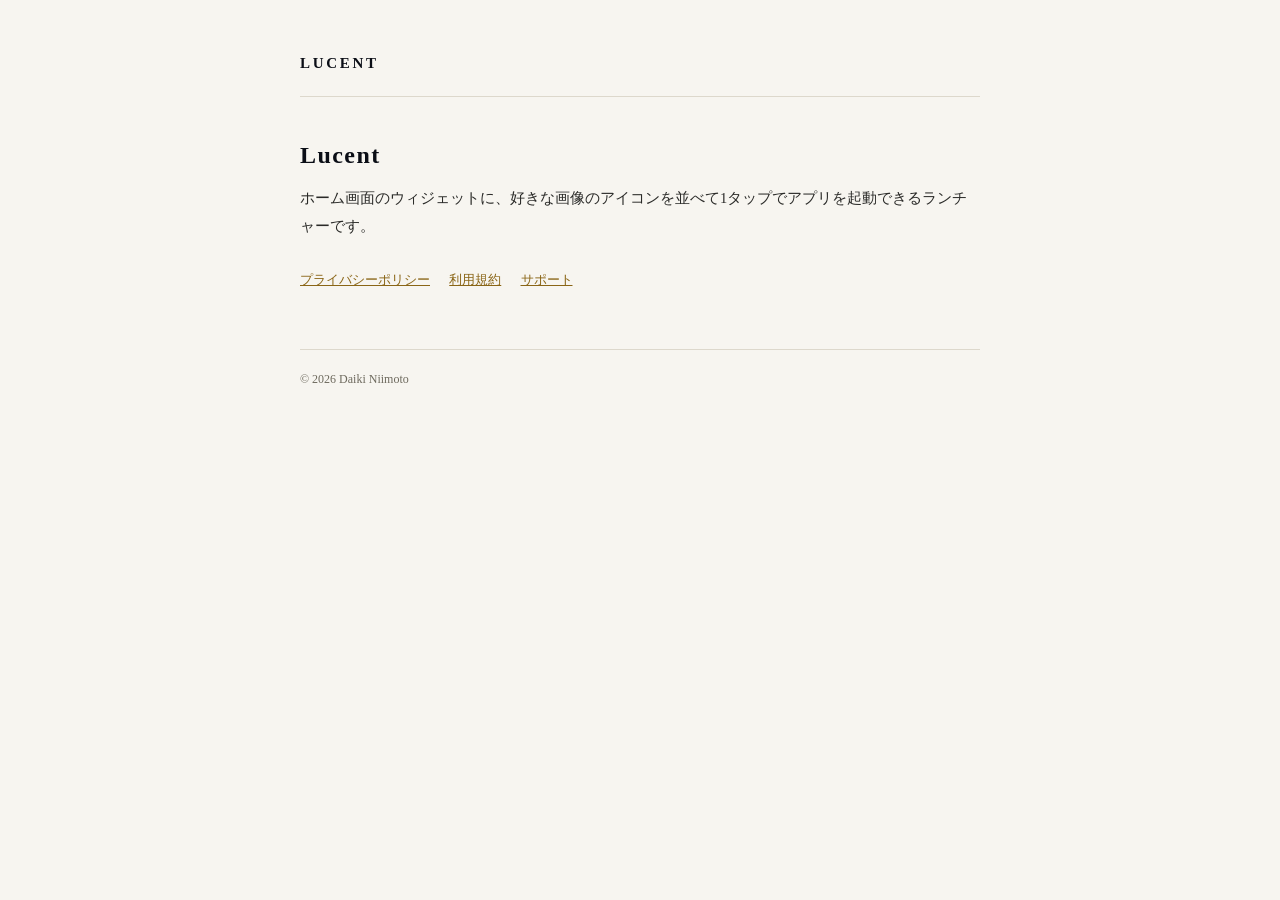
<file: index.html>
<!DOCTYPE html><html lang="ja"><head><meta charset="utf-8">
<meta name="viewport" content="width=device-width,initial-scale=1">
<title>Lucent</title><link rel="stylesheet" href="style.css"></head><body><div class="wrap">
<header class="site"><a href="./">LUCENT</a></header>
<h1>Lucent</h1>
<p>ホーム画面のウィジェットに、好きな画像のアイコンを並べて1タップでアプリを起動できるランチャーです。</p>
<div class="nav" style="margin-top:28px">
<a href="./privacy.html">プライバシーポリシー</a>
<a href="./terms.html">利用規約</a>
<a href="./support.html">サポート</a>
</div>
<footer>© 2026 Daiki Niimoto</footer>
</div></body></html>
</file>
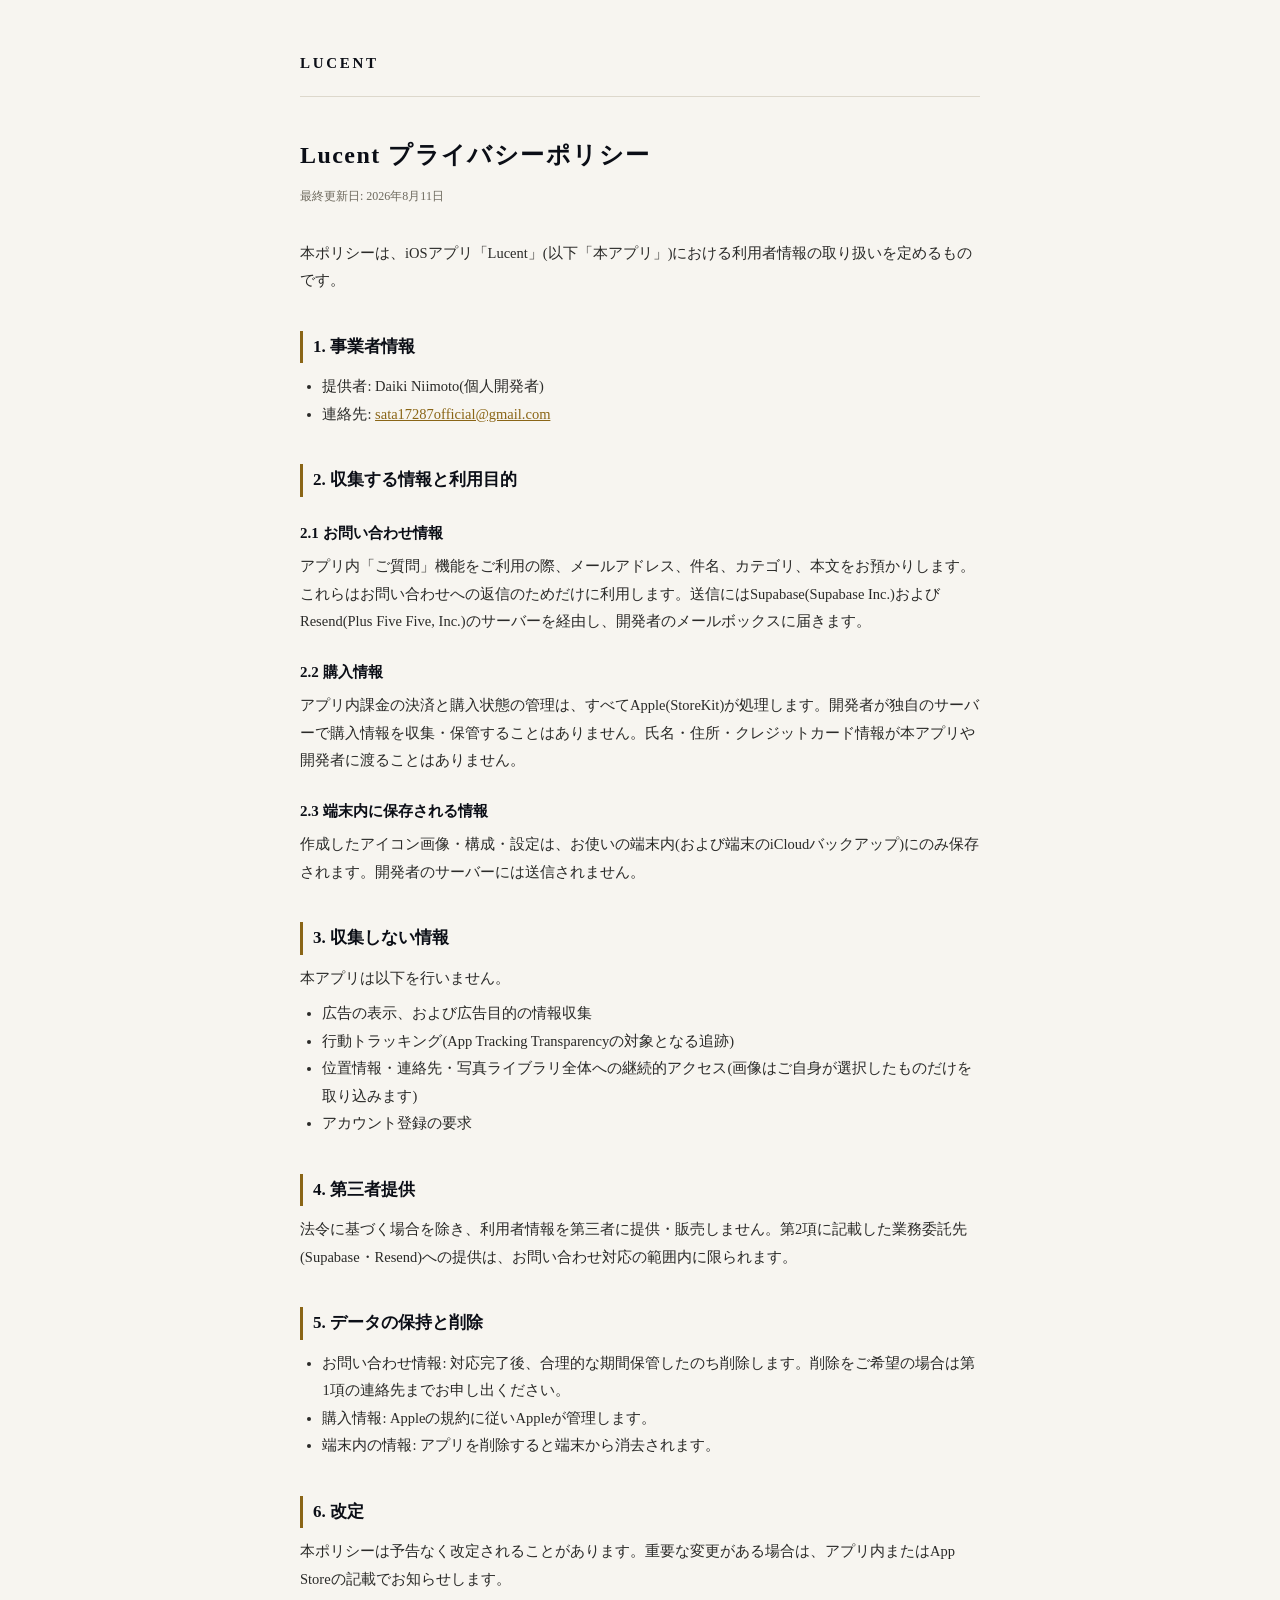
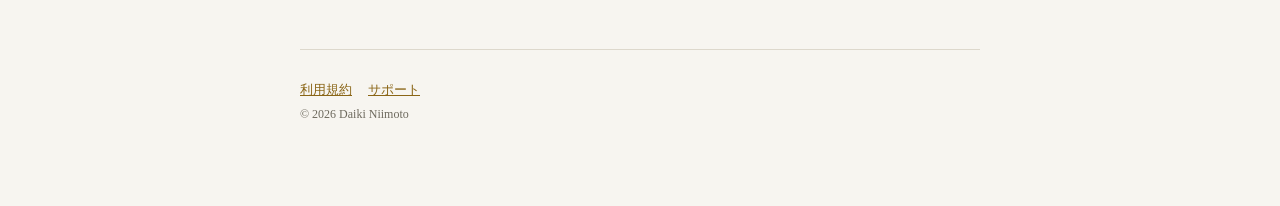
<file: privacy.html>
<!DOCTYPE html><html lang="ja"><head><meta charset="utf-8">
<meta name="viewport" content="width=device-width,initial-scale=1">
<title>プライバシーポリシー - Lucent</title><link rel="stylesheet" href="style.css"></head><body><div class="wrap">
<header class="site"><a href="./">LUCENT</a></header>
<h1>Lucent プライバシーポリシー</h1>
<p class="updated">最終更新日: 2026年8月11日</p>
<p>本ポリシーは、iOSアプリ「Lucent」(以下「本アプリ」)における利用者情報の取り扱いを定めるものです。</p>

<h2>1. 事業者情報</h2>
<ul>
<li>提供者: Daiki Niimoto(個人開発者)</li>
<li>連絡先: <a href="mailto:sata17287official@gmail.com">sata17287official@gmail.com</a></li>
</ul>

<h2>2. 収集する情報と利用目的</h2>
<h3>2.1 お問い合わせ情報</h3>
<p>アプリ内「ご質問」機能をご利用の際、メールアドレス、件名、カテゴリ、本文をお預かりします。これらはお問い合わせへの返信のためだけに利用します。送信にはSupabase(Supabase Inc.)およびResend(Plus Five Five, Inc.)のサーバーを経由し、開発者のメールボックスに届きます。</p>
<h3>2.2 購入情報</h3>
<p>アプリ内課金の決済と購入状態の管理は、すべてApple(StoreKit)が処理します。開発者が独自のサーバーで購入情報を収集・保管することはありません。氏名・住所・クレジットカード情報が本アプリや開発者に渡ることはありません。</p>
<h3>2.3 端末内に保存される情報</h3>
<p>作成したアイコン画像・構成・設定は、お使いの端末内(および端末のiCloudバックアップ)にのみ保存されます。開発者のサーバーには送信されません。</p>

<h2>3. 収集しない情報</h2>
<p>本アプリは以下を行いません。</p>
<ul>
<li>広告の表示、および広告目的の情報収集</li>
<li>行動トラッキング(App Tracking Transparencyの対象となる追跡)</li>
<li>位置情報・連絡先・写真ライブラリ全体への継続的アクセス(画像はご自身が選択したものだけを取り込みます)</li>
<li>アカウント登録の要求</li>
</ul>

<h2>4. 第三者提供</h2>
<p>法令に基づく場合を除き、利用者情報を第三者に提供・販売しません。第2項に記載した業務委託先(Supabase・Resend)への提供は、お問い合わせ対応の範囲内に限られます。</p>

<h2>5. データの保持と削除</h2>
<ul>
<li>お問い合わせ情報: 対応完了後、合理的な期間保管したのち削除します。削除をご希望の場合は第1項の連絡先までお申し出ください。</li>
<li>購入情報: Appleの規約に従いAppleが管理します。</li>
<li>端末内の情報: アプリを削除すると端末から消去されます。</li>
</ul>

<h2>6. 改定</h2>
<p>本ポリシーは予告なく改定されることがあります。重要な変更がある場合は、アプリ内またはApp Storeの記載でお知らせします。</p>
<footer><div class="nav"><a href="./terms.html">利用規約</a><a href="./support.html">サポート</a></div>© 2026 Daiki Niimoto</footer>
</div></body></html>
</file>
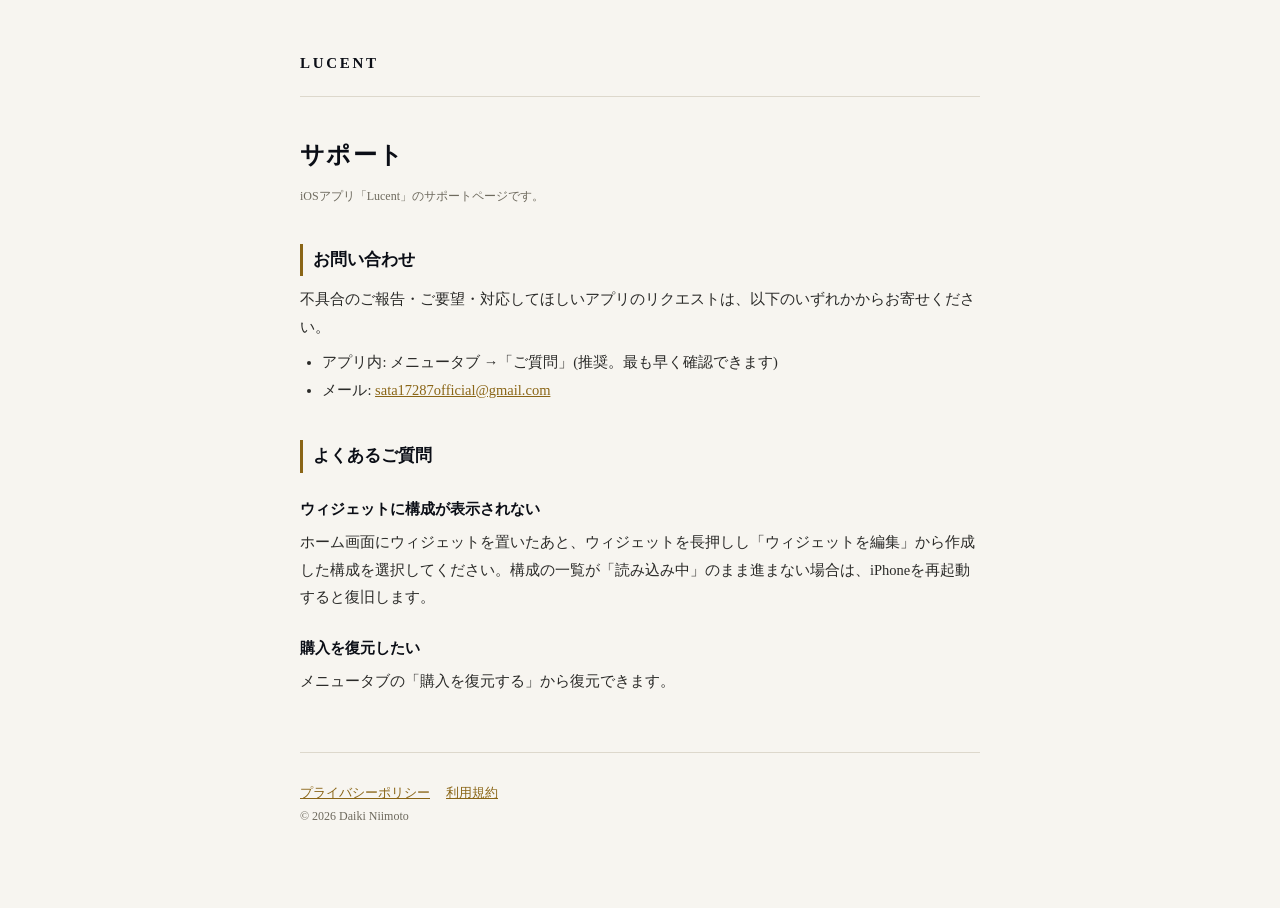
<file: support.html>
<!DOCTYPE html><html lang="ja"><head><meta charset="utf-8">
<meta name="viewport" content="width=device-width,initial-scale=1">
<title>サポート - Lucent</title><link rel="stylesheet" href="style.css"></head><body><div class="wrap">
<header class="site"><a href="./">LUCENT</a></header>
<h1>サポート</h1>
<p class="updated">iOSアプリ「Lucent」のサポートページです。</p>
<h2>お問い合わせ</h2>
<p>不具合のご報告・ご要望・対応してほしいアプリのリクエストは、以下のいずれかからお寄せください。</p>
<ul>
<li>アプリ内: メニュータブ →「ご質問」(推奨。最も早く確認できます)</li>
<li>メール: <a href="mailto:sata17287official@gmail.com">sata17287official@gmail.com</a></li>
</ul>
<h2>よくあるご質問</h2>
<h3>ウィジェットに構成が表示されない</h3>
<p>ホーム画面にウィジェットを置いたあと、ウィジェットを長押しし「ウィジェットを編集」から作成した構成を選択してください。構成の一覧が「読み込み中」のまま進まない場合は、iPhoneを再起動すると復旧します。</p>
<h3>購入を復元したい</h3>
<p>メニュータブの「購入を復元する」から復元できます。</p>
<footer><div class="nav"><a href="./privacy.html">プライバシーポリシー</a><a href="./terms.html">利用規約</a></div>© 2026 Daiki Niimoto</footer>
</div></body></html>
</file>
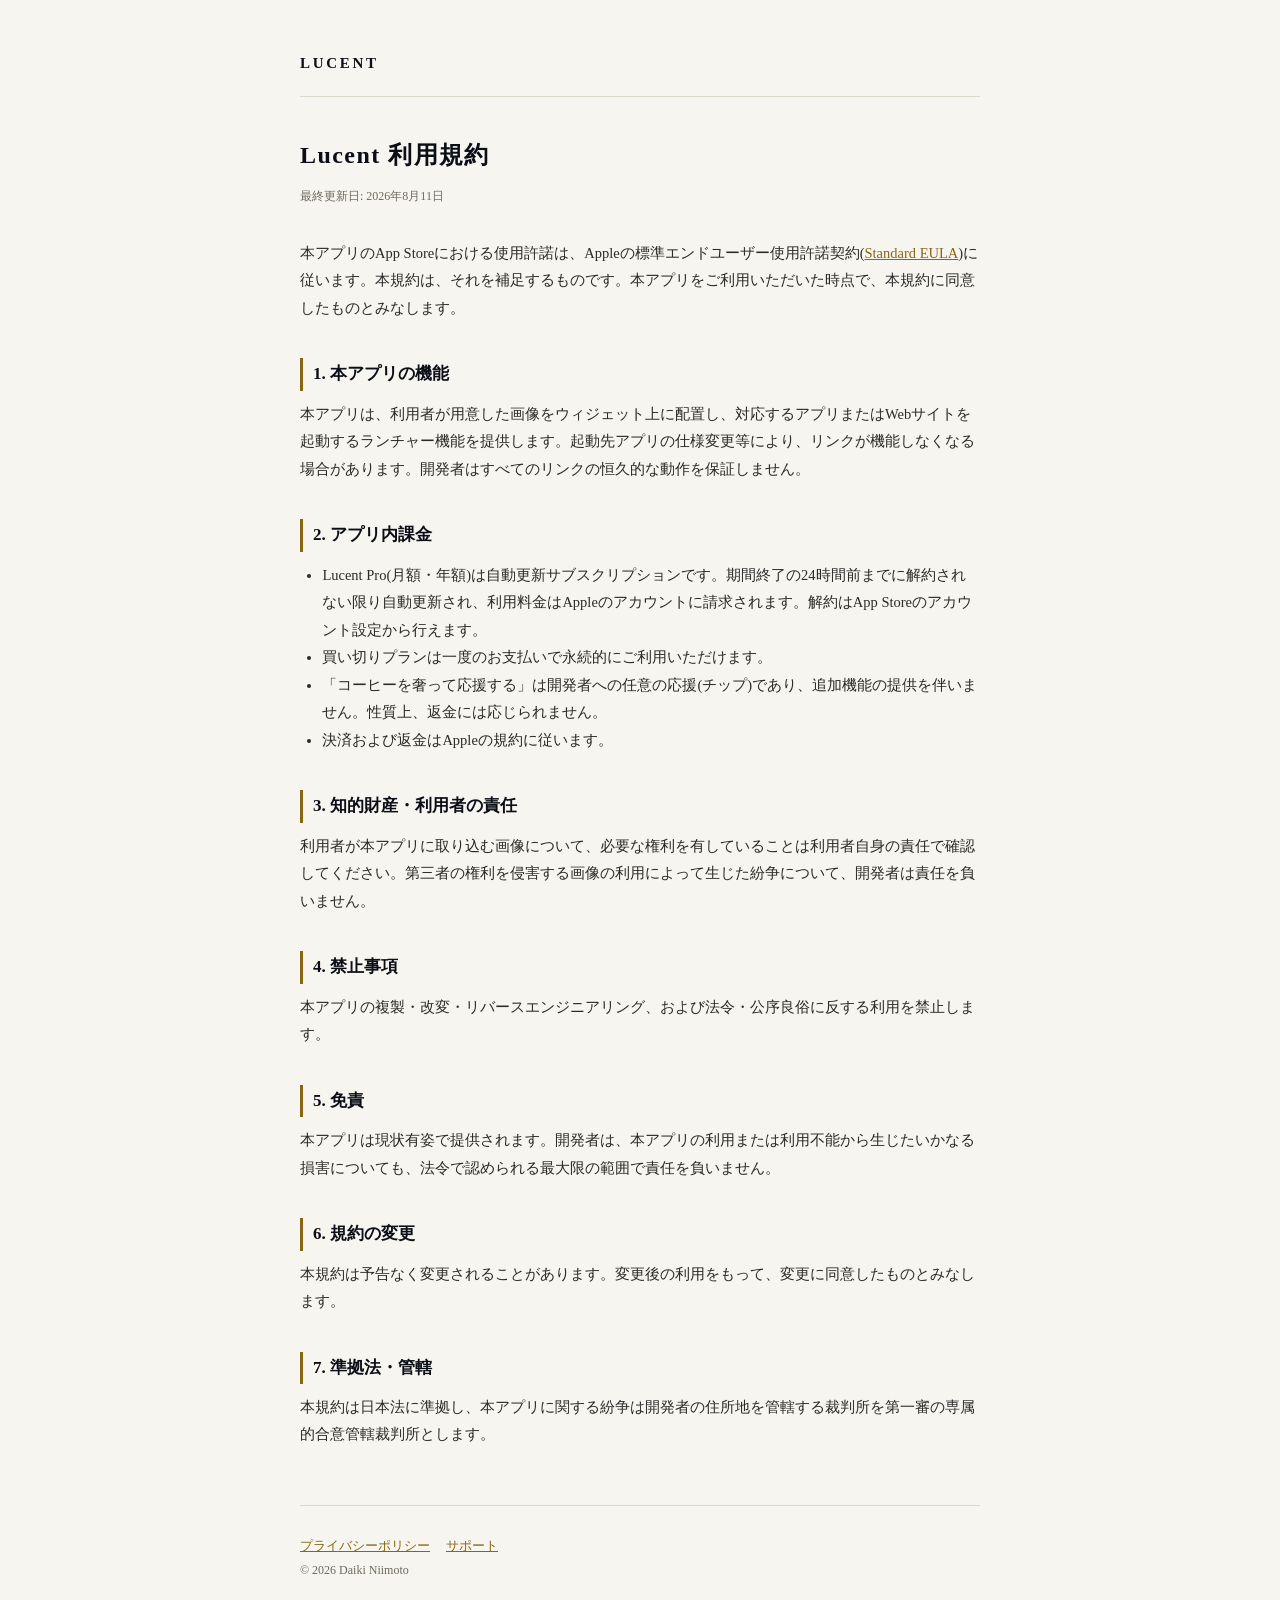
<file: terms.html>
<!DOCTYPE html><html lang="ja"><head><meta charset="utf-8">
<meta name="viewport" content="width=device-width,initial-scale=1">
<title>利用規約 - Lucent</title><link rel="stylesheet" href="style.css"></head><body><div class="wrap">
<header class="site"><a href="./">LUCENT</a></header>
<h1>Lucent 利用規約</h1>
<p class="updated">最終更新日: 2026年8月11日</p>
<p>本アプリのApp Storeにおける使用許諾は、Appleの標準エンドユーザー使用許諾契約(<a href="https://www.apple.com/legal/internet-services/itunes/dev/stdeula/">Standard EULA</a>)に従います。本規約は、それを補足するものです。本アプリをご利用いただいた時点で、本規約に同意したものとみなします。</p>

<h2>1. 本アプリの機能</h2>
<p>本アプリは、利用者が用意した画像をウィジェット上に配置し、対応するアプリまたはWebサイトを起動するランチャー機能を提供します。起動先アプリの仕様変更等により、リンクが機能しなくなる場合があります。開発者はすべてのリンクの恒久的な動作を保証しません。</p>

<h2>2. アプリ内課金</h2>
<ul>
<li>Lucent Pro(月額・年額)は自動更新サブスクリプションです。期間終了の24時間前までに解約されない限り自動更新され、利用料金はAppleのアカウントに請求されます。解約はApp Storeのアカウント設定から行えます。</li>
<li>買い切りプランは一度のお支払いで永続的にご利用いただけます。</li>
<li>「コーヒーを奢って応援する」は開発者への任意の応援(チップ)であり、追加機能の提供を伴いません。性質上、返金には応じられません。</li>
<li>決済および返金はAppleの規約に従います。</li>
</ul>

<h2>3. 知的財産・利用者の責任</h2>
<p>利用者が本アプリに取り込む画像について、必要な権利を有していることは利用者自身の責任で確認してください。第三者の権利を侵害する画像の利用によって生じた紛争について、開発者は責任を負いません。</p>

<h2>4. 禁止事項</h2>
<p>本アプリの複製・改変・リバースエンジニアリング、および法令・公序良俗に反する利用を禁止します。</p>

<h2>5. 免責</h2>
<p>本アプリは現状有姿で提供されます。開発者は、本アプリの利用または利用不能から生じたいかなる損害についても、法令で認められる最大限の範囲で責任を負いません。</p>

<h2>6. 規約の変更</h2>
<p>本規約は予告なく変更されることがあります。変更後の利用をもって、変更に同意したものとみなします。</p>

<h2>7. 準拠法・管轄</h2>
<p>本規約は日本法に準拠し、本アプリに関する紛争は開発者の住所地を管轄する裁判所を第一審の専属的合意管轄裁判所とします。</p>
<footer><div class="nav"><a href="./privacy.html">プライバシーポリシー</a><a href="./support.html">サポート</a></div>© 2026 Daiki Niimoto</footer>
</div></body></html>
</file>
<file: style.css>
:root{--ink:#0B0E16;--paper:#F7F5F0;--gold:#8A6516;--text:#2A2A28;--sub:#6E6A5E;}
*{margin:0;padding:0;box-sizing:border-box;}
body{background:var(--paper);color:var(--text);font-family:"Hiragino Mincho ProN","Yu Mincho",serif;line-height:1.9;}
.wrap{max-width:720px;margin:0 auto;padding:48px 20px 80px;}
header.site{border-bottom:1px solid #DDD8CC;padding-bottom:18px;margin-bottom:36px;}
header.site a{color:var(--ink);text-decoration:none;font-size:15px;letter-spacing:.18em;font-weight:600;}
h1{font-size:24px;letter-spacing:.06em;margin-bottom:6px;color:var(--ink);}
.updated{font-size:12px;color:var(--sub);margin-bottom:32px;}
h2{font-size:17px;margin:36px 0 10px;color:var(--ink);border-left:3px solid var(--gold);padding-left:10px;}
h3{font-size:15px;margin:22px 0 6px;color:var(--ink);}
p,li{font-size:14.5px;}
ul{padding-left:1.4em;margin:8px 0;}
a{color:var(--gold);}
footer{margin-top:56px;padding-top:18px;border-top:1px solid #DDD8CC;font-size:12px;color:var(--sub);}
.nav{margin-top:10px;font-size:13px;}
.nav a{margin-right:16px;}
</file>
